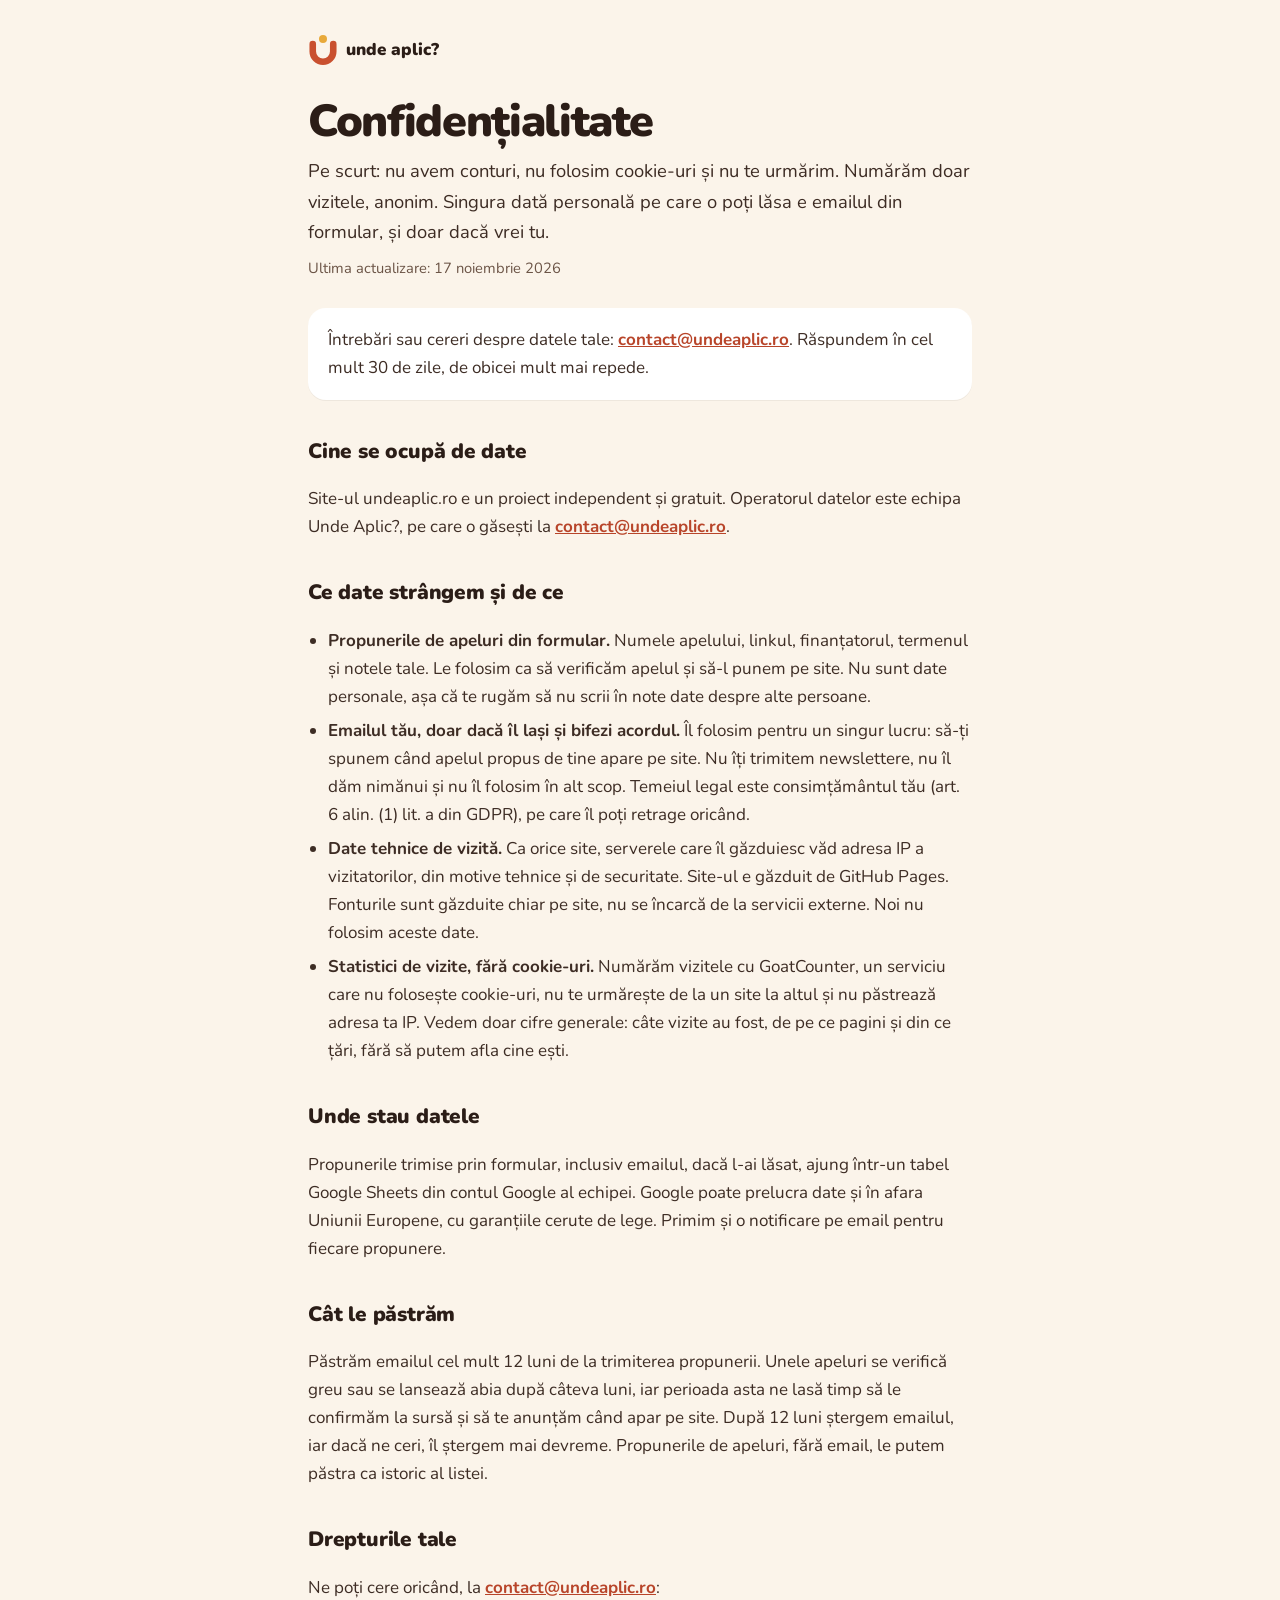
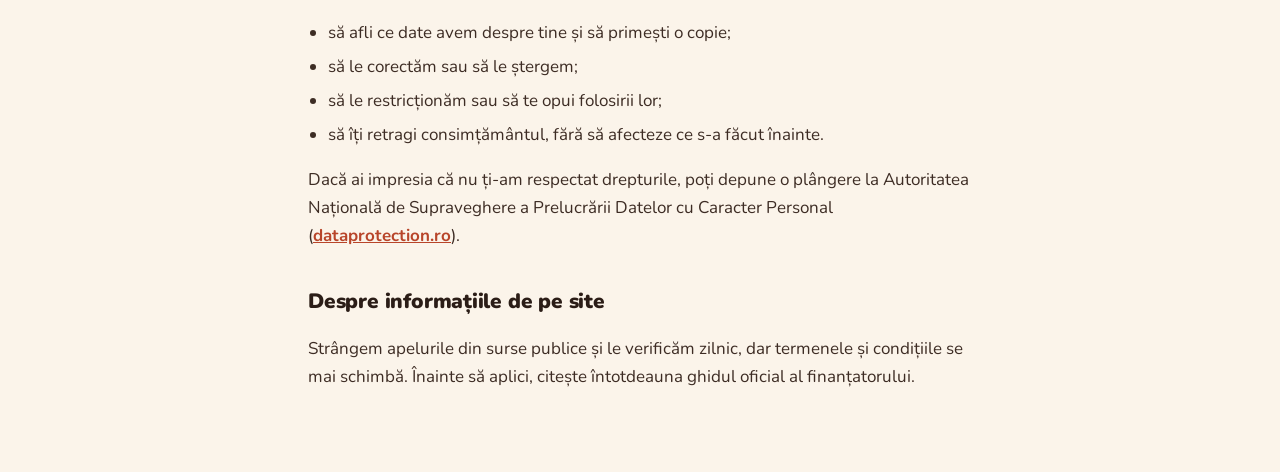
<file: confidentialitate.html>
<!DOCTYPE html>
<html lang="ro">
<head>
<meta charset="utf-8">
<meta name="viewport" content="width=device-width, initial-scale=1">
<title>Confidențialitate · Unde Aplic?</title>
<meta name="description" content="Ce date strânge Unde Aplic?, de ce, cât le păstrăm și cum ne poți cere să le ștergem.">
<meta name="theme-color" content="#fbf4ea">
<link rel="icon" href="/favicon.ico" sizes="32x32">
<link rel="icon" href="/favicon.svg" type="image/svg+xml">
<link rel="stylesheet" href="/fonts/nunito.css">
<style>
* { box-sizing: border-box; }
html, body { margin: 0; }
body { background: #fbf4ea; color: #2b1d17; font-family: "Nunito", "Segoe UI", system-ui, sans-serif; font-size: 17px; line-height: 1.65; -webkit-font-smoothing: antialiased; }
.wrap { max-width: 44rem; margin: 0 auto; padding: 28px 20px 64px; }
.back { display: inline-flex; align-items: center; gap: 8px; color: #2b1d17; font-weight: 900; text-decoration: none; min-height: 44px; }
.back svg { width: 30px; height: 30px; }
h1 { font-weight: 900; font-size: clamp(2rem, 6vw, 2.8rem); line-height: 1.08; letter-spacing: -.03em; margin: 24px 0 10px; text-wrap: balance; }
.lead { font-size: 1.15rem; color: #3d2c24; margin: 0 0 8px; }
.upd { color: #6b5446; font-size: .92rem; margin: 0 0 28px; }
h2 { font-weight: 900; font-size: 1.3rem; letter-spacing: -.01em; margin: 34px 0 8px; }
p, li { color: #3d2c24; }
ul { padding-left: 1.2em; }
li { margin: 6px 0; }
a { color: #b8452a; font-weight: 700; }
a:hover { color: #8f3519; }
a:focus-visible { outline: 3px solid #2b1d17; outline-offset: 3px; }
.box { background: #fff; border-radius: 18px; padding: 18px 20px; margin: 20px 0; box-shadow: 0 1px 0 rgba(43,29,23,.06); }
.box p { margin: 0; }
</style>
</head>
<body>
<div class="wrap">
  <a class="back" href="/"><svg viewBox="13 13 74 82" aria-hidden="true"><path d="M22 38 V58 A28 28 0 0 0 78 58 V38" fill="none" stroke="#c9502f" stroke-width="18" stroke-linecap="round"/><circle cx="50" cy="24" r="11" fill="#e8a93a"/></svg>unde aplic?</a>

  <h1>Confidențialitate</h1>
  <p class="lead">Pe scurt: nu avem conturi, nu folosim cookie-uri și nu te urmărim. Numărăm doar vizitele, anonim. Singura dată personală pe care o poți lăsa e emailul din formular, și doar dacă vrei tu.</p>
  <p class="upd">Ultima actualizare: 17 noiembrie 2026</p>

  <div class="box"><p>Întrebări sau cereri despre datele tale: <a href="mailto:contact@undeaplic.ro">contact@undeaplic.ro</a>. Răspundem în cel mult 30 de zile, de obicei mult mai repede.</p></div>

  <h2>Cine se ocupă de date</h2>
  <p>Site-ul undeaplic.ro e un proiect independent și gratuit. Operatorul datelor este echipa Unde Aplic?, pe care o găsești la <a href="mailto:contact@undeaplic.ro">contact@undeaplic.ro</a>.</p>

  <h2>Ce date strângem și de ce</h2>
  <ul>
    <li><b>Propunerile de apeluri din formular.</b> Numele apelului, linkul, finanțatorul, termenul și notele tale. Le folosim ca să verificăm apelul și să-l punem pe site. Nu sunt date personale, așa că te rugăm să nu scrii în note date despre alte persoane.</li>
    <li><b>Emailul tău, doar dacă îl lași și bifezi acordul.</b> Îl folosim pentru un singur lucru: să-ți spunem când apelul propus de tine apare pe site. Nu îți trimitem newslettere, nu îl dăm nimănui și nu îl folosim în alt scop. Temeiul legal este consimțământul tău (art. 6 alin. (1) lit. a din GDPR), pe care îl poți retrage oricând.</li>
    <li><b>Date tehnice de vizită.</b> Ca orice site, serverele care îl găzduiesc văd adresa IP a vizitatorilor, din motive tehnice și de securitate. Site-ul e găzduit de GitHub Pages. Fonturile sunt găzduite chiar pe site, nu se încarcă de la servicii externe. Noi nu folosim aceste date.</li>
    <li><b>Statistici de vizite, fără cookie-uri.</b> Numărăm vizitele cu GoatCounter, un serviciu care nu folosește cookie-uri, nu te urmărește de la un site la altul și nu păstrează adresa ta IP. Vedem doar cifre generale: câte vizite au fost, de pe ce pagini și din ce țări, fără să putem afla cine ești.</li>
  </ul>

  <h2>Unde stau datele</h2>
  <p>Propunerile trimise prin formular, inclusiv emailul, dacă l-ai lăsat, ajung într-un tabel Google Sheets din contul Google al echipei. Google poate prelucra date și în afara Uniunii Europene, cu garanțiile cerute de lege. Primim și o notificare pe email pentru fiecare propunere.</p>

  <h2>Cât le păstrăm</h2>
  <p>Păstrăm emailul cel mult 12 luni de la trimiterea propunerii. Unele apeluri se verifică greu sau se lansează abia după câteva luni, iar perioada asta ne lasă timp să le confirmăm la sursă și să te anunțăm când apar pe site. După 12 luni ștergem emailul, iar dacă ne ceri, îl ștergem mai devreme. Propunerile de apeluri, fără email, le putem păstra ca istoric al listei.</p>

  <h2>Drepturile tale</h2>
  <p>Ne poți cere oricând, la <a href="mailto:contact@undeaplic.ro">contact@undeaplic.ro</a>:</p>
  <ul>
    <li>să afli ce date avem despre tine și să primești o copie;</li>
    <li>să le corectăm sau să le ștergem;</li>
    <li>să le restricționăm sau să te opui folosirii lor;</li>
    <li>să îți retragi consimțământul, fără să afecteze ce s-a făcut înainte.</li>
  </ul>
  <p>Dacă ai impresia că nu ți-am respectat drepturile, poți depune o plângere la Autoritatea Națională de Supraveghere a Prelucrării Datelor cu Caracter Personal (<a href="https://www.dataprotection.ro/" rel="noopener">dataprotection.ro</a>).</p>

  <h2>Despre informațiile de pe site</h2>
  <p>Strângem apelurile din surse publice și le verificăm zilnic, dar termenele și condițiile se mai schimbă. Înainte să aplici, citește întotdeauna ghidul oficial al finanțatorului.</p>
</div>
<script data-goatcounter="https://undeaplic.goatcounter.com/count" async src="//gc.zgo.at/count.js"></script>
</body>
</html>
</file>
<file: fonts/nunito.css>
@font-face {
  font-family: 'Nunito';
  font-style: normal;
  font-display: swap;
  font-weight: 400;
  src: url(/fonts/nunito-latin-ext-400-normal.woff2) format('woff2');
  unicode-range: U+0100-02BA,U+02BD-02C5,U+02C7-02CC,U+02CE-02D7,U+02DD-02FF,U+0304,U+0308,U+0329,U+1D00-1DBF,U+1E00-1E9F,U+1EF2-1EFF,U+2020,U+20A0-20AB,U+20AD-20C0,U+2113,U+2C60-2C7F,U+A720-A7FF;
}
@font-face {
  font-family: 'Nunito';
  font-style: normal;
  font-display: swap;
  font-weight: 400;
  src: url(/fonts/nunito-latin-400-normal.woff2) format('woff2');
  unicode-range: U+0000-00FF,U+0131,U+0152-0153,U+02BB-02BC,U+02C6,U+02DA,U+02DC,U+0304,U+0308,U+0329,U+2000-206F,U+20AC,U+2122,U+2191,U+2193,U+2212,U+2215,U+FEFF,U+FFFD;
}
@font-face {
  font-family: 'Nunito';
  font-style: normal;
  font-display: swap;
  font-weight: 600;
  src: url(/fonts/nunito-latin-ext-600-normal.woff2) format('woff2');
  unicode-range: U+0100-02BA,U+02BD-02C5,U+02C7-02CC,U+02CE-02D7,U+02DD-02FF,U+0304,U+0308,U+0329,U+1D00-1DBF,U+1E00-1E9F,U+1EF2-1EFF,U+2020,U+20A0-20AB,U+20AD-20C0,U+2113,U+2C60-2C7F,U+A720-A7FF;
}
@font-face {
  font-family: 'Nunito';
  font-style: normal;
  font-display: swap;
  font-weight: 600;
  src: url(/fonts/nunito-latin-600-normal.woff2) format('woff2');
  unicode-range: U+0000-00FF,U+0131,U+0152-0153,U+02BB-02BC,U+02C6,U+02DA,U+02DC,U+0304,U+0308,U+0329,U+2000-206F,U+20AC,U+2122,U+2191,U+2193,U+2212,U+2215,U+FEFF,U+FFFD;
}
@font-face {
  font-family: 'Nunito';
  font-style: normal;
  font-display: swap;
  font-weight: 700;
  src: url(/fonts/nunito-latin-ext-700-normal.woff2) format('woff2');
  unicode-range: U+0100-02BA,U+02BD-02C5,U+02C7-02CC,U+02CE-02D7,U+02DD-02FF,U+0304,U+0308,U+0329,U+1D00-1DBF,U+1E00-1E9F,U+1EF2-1EFF,U+2020,U+20A0-20AB,U+20AD-20C0,U+2113,U+2C60-2C7F,U+A720-A7FF;
}
@font-face {
  font-family: 'Nunito';
  font-style: normal;
  font-display: swap;
  font-weight: 700;
  src: url(/fonts/nunito-latin-700-normal.woff2) format('woff2');
  unicode-range: U+0000-00FF,U+0131,U+0152-0153,U+02BB-02BC,U+02C6,U+02DA,U+02DC,U+0304,U+0308,U+0329,U+2000-206F,U+20AC,U+2122,U+2191,U+2193,U+2212,U+2215,U+FEFF,U+FFFD;
}
@font-face {
  font-family: 'Nunito';
  font-style: normal;
  font-display: swap;
  font-weight: 800;
  src: url(/fonts/nunito-latin-ext-800-normal.woff2) format('woff2');
  unicode-range: U+0100-02BA,U+02BD-02C5,U+02C7-02CC,U+02CE-02D7,U+02DD-02FF,U+0304,U+0308,U+0329,U+1D00-1DBF,U+1E00-1E9F,U+1EF2-1EFF,U+2020,U+20A0-20AB,U+20AD-20C0,U+2113,U+2C60-2C7F,U+A720-A7FF;
}
@font-face {
  font-family: 'Nunito';
  font-style: normal;
  font-display: swap;
  font-weight: 800;
  src: url(/fonts/nunito-latin-800-normal.woff2) format('woff2');
  unicode-range: U+0000-00FF,U+0131,U+0152-0153,U+02BB-02BC,U+02C6,U+02DA,U+02DC,U+0304,U+0308,U+0329,U+2000-206F,U+20AC,U+2122,U+2191,U+2193,U+2212,U+2215,U+FEFF,U+FFFD;
}
@font-face {
  font-family: 'Nunito';
  font-style: normal;
  font-display: swap;
  font-weight: 900;
  src: url(/fonts/nunito-latin-ext-900-normal.woff2) format('woff2');
  unicode-range: U+0100-02BA,U+02BD-02C5,U+02C7-02CC,U+02CE-02D7,U+02DD-02FF,U+0304,U+0308,U+0329,U+1D00-1DBF,U+1E00-1E9F,U+1EF2-1EFF,U+2020,U+20A0-20AB,U+20AD-20C0,U+2113,U+2C60-2C7F,U+A720-A7FF;
}
@font-face {
  font-family: 'Nunito';
  font-style: normal;
  font-display: swap;
  font-weight: 900;
  src: url(/fonts/nunito-latin-900-normal.woff2) format('woff2');
  unicode-range: U+0000-00FF,U+0131,U+0152-0153,U+02BB-02BC,U+02C6,U+02DA,U+02DC,U+0304,U+0308,U+0329,U+2000-206F,U+20AC,U+2122,U+2191,U+2193,U+2212,U+2215,U+FEFF,U+FFFD;
}
</file>
